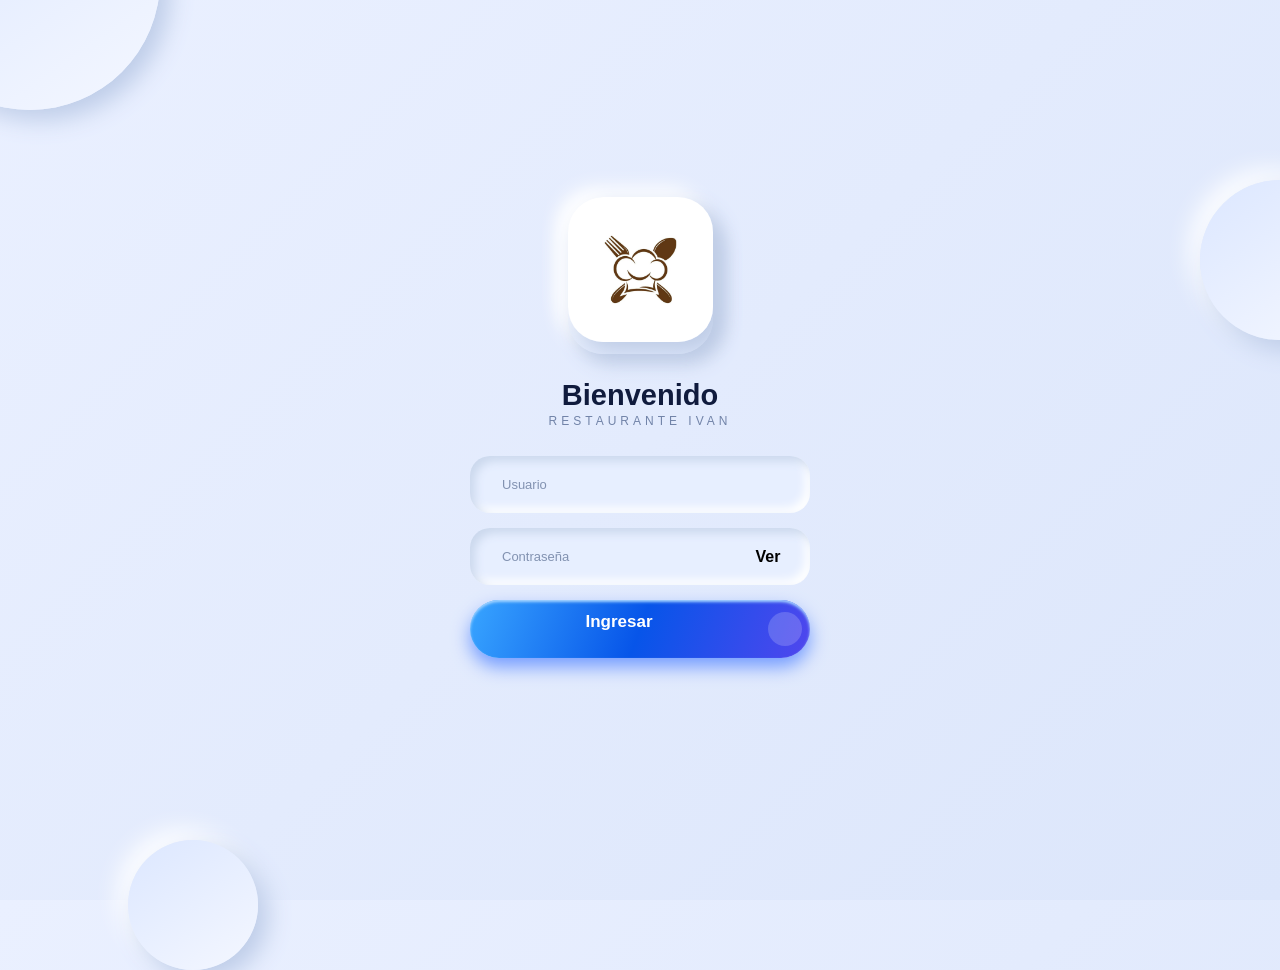
<file: MI SISTEMA WEB/index.html>
<!DOCTYPE html>
<html lang="es">
<head>
<meta charset="UTF-8">
<meta name="viewport" content="width=device-width, initial-scale=1.0">
<title>Restaurante Ivan</title>

  <link rel="stylesheet" href="css/style.css">

</head>

<body>

<div class="background-circle circle-one"></div>
<div class="background-circle circle-two"></div>
<div class="background-circle circle-three"></div>

<div class="login-container">

    <div class="logo">
        <img  class="logo" src="img/LOGO.jpg" alt="">
    </div>

    <h1>Bienvenido</h1>
    <p class="subtitle">RESTAURANTE  IVAN</p>

    <form id="formLogin">

        <div class="input-box">
            <input type="text" id="usuario"
                   placeholder="Usuario"
                   required>
        </div>

        <div class="input-box">
            <input type="password" id="clave"
                   placeholder="Contraseña"
                   required>
          <button class="b" type="button" id="verClave" aria-label="Mostrar contraseña">Ver</button>
        </div>

        <button type="submit" class="login-btn">
            Ingresar
            <i class="fa-solid fa-arrow-right"></i>
        </button>

        <p class="message" id="mensaje"></p>

    </form>

    

</div>
<script src="js/script.js"></script>
</body>
</html>
</file>
<file: MI SISTEMA WEB/css/style.css>
* {
    margin: 0;
    padding: 0;
    box-sizing: border-box;
    font-family: 'Poppins', sans-serif;
}

body {
    min-height: 100vh;
    display: flex;
    justify-content: center;
    align-items: center;
    overflow: hidden;
    background: #e5edff;
    background: linear-gradient(135deg, #eaf0ff, #dce6fb);
}

.background-circle {
    position: absolute;
    border-radius: 50%;
    background: linear-gradient(145deg, #dce7ff, #f4f7ff);
    box-shadow: 10px 10px 25px #bdcce8,
                -10px -10px 25px #ffffff;
}

.circle-one {
    width: 260px;
    height: 260px;
    top: -150px;
    left: -100px;
}

.circle-two {
    width: 160px;
    height: 160px;
    right: -80px;
    top: 20%;
}

.circle-three {
    width: 130px;
    height: 130px;
    bottom: -70px;
    left: 10%;
}

.login-container {
    width: 100%;
    max-width: 410px;
    padding: 35px 35px;
    position: relative;
    z-index: 2;
    text-align: center;
}

.logo {
    width: 145px;
    height: 145px;
    margin: 0 auto 25px;
    border-radius: 35px;
    display: flex;
    justify-content: center;
    align-items: center;
    background: linear-gradient(145deg, #edf3ff, #dce6fb);
    box-shadow: 9px 9px 20px #bdcbe5,
                -9px -9px 20px #ffffff;
}

.logo i {
    font-size: 65px;
    background: linear-gradient(135deg, #65baff, #0051ed);
    filter: drop-shadow(3px 5px 3px #a8c8ff);
}

h1 {
    color: #101b3d;
    font-size: 29px;
    font-weight: 700;
    margin-bottom: 2px;
}

.subtitle {
    color: #7183a8;
    letter-spacing: 4px;
    font-size: 12px;
    margin-bottom: 28px;
}

.input-box {
    height: 57px;
    display: flex;
    align-items: center;
    padding: 0 20px;
    margin-bottom: 15px;
    border-radius: 20px;
    background: #e7efff;
    box-shadow: inset 5px 5px 10px #cbd8ed,
                inset -5px -5px 10px #ffffff;
}

.input-box i {
    color: #64799e;
    font-size: 19px;
    width: 28px;
}

.input-box input {
    width: 100%;
    border: none;
    outline: none;
    background: transparent;
    padding-left: 12px;
    color: #23375f;
    font-size: 13px;
}

.input-box input::placeholder {
    color: #8292b1;
}

.toggle-password {
    cursor: pointer;
}



.login-btn {
    width: 100%;
    height: 58px;
    border: none;
    border-radius: 35px;
    background: linear-gradient(110deg, #38a5ff, #0755e9, #5146ee);
    color: white;
    font-size: 17px;
    font-weight: 600;
    cursor: pointer;
    box-shadow: 0 9px 18px #759dff,
                inset 0 2px 3px #a7d6ff;
    transition: .3s;
}

.login-btn:hover {
    transform: translateY(-3px);
    box-shadow: 0 12px 25px #7197ff;
}

.login-btn i {
    float: right;
    margin-right: 8px;
    width: 34px;
    height: 34px;
    line-height: 34px;
    border-radius: 50%;
    background: rgba(255,255,255,.18);
}

.message {
    font-size: 12px;
    margin-top: 15px;
    color: #e53935;
    min-height: 18px;
}
.b {
    background:none;
    border:0;color:var(--gris);
    font:inherit;
    font-weight:600;
    cursor:pointer;
    padding:.4rem .6rem}

@media(max-width:480px) {
    .login-container {
        padding: 25px;
    }
}
</file>
